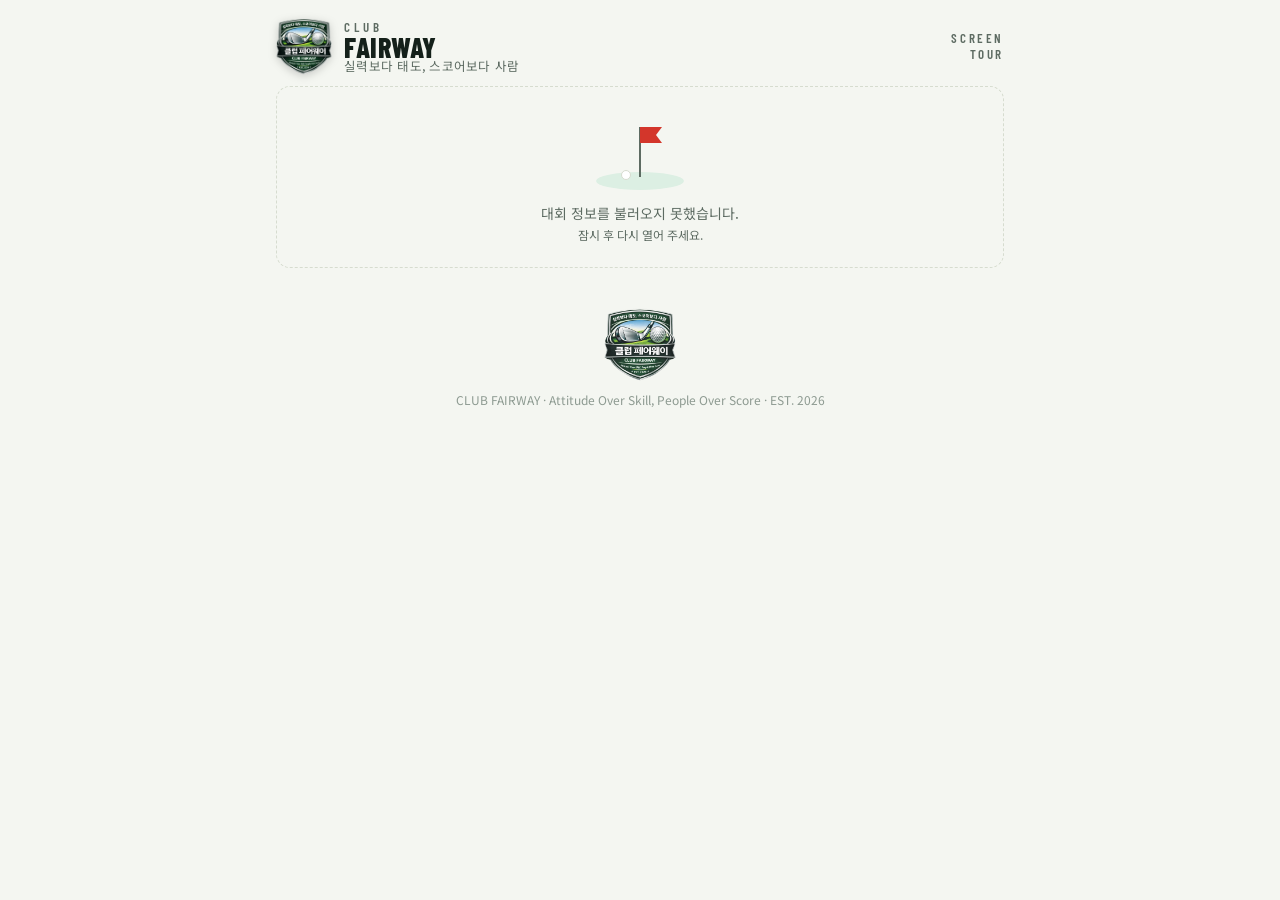
<file: index.html>
<!doctype html>
<html lang="ko">
<head>
<meta charset="utf-8">
<meta name="viewport" content="width=device-width, initial-scale=1, viewport-fit=cover">
<title>클럽 페어웨이 스크린 투어</title>
<meta name="description" content="클럽 페어웨이 스크린대회 요강, 참가 신청, 라이브 기록과 최종 순위">
<link rel="icon" href="img/logo.png">
<link rel="stylesheet" href="https://fonts.googleapis.com/css2?family=Barlow+Condensed:wght@500;600;700;800&family=Noto+Sans+KR:wght@400;500;700&display=swap">
<link rel="stylesheet" href="style.css">
<style>
  #app{padding-bottom:24px}
  .loading{padding:40px 10px;text-align:center;color:var(--muted)}
  .loading .spin{width:28px;height:28px;border:3px solid var(--line);border-top-color:var(--green);border-radius:50%;margin:0 auto 10px;animation:spin .9s linear infinite}
  @keyframes spin{to{transform:rotate(360deg)}}
  .updated{display:flex;justify-content:space-between;align-items:center;gap:8px;font-size:12px;color:var(--faint);margin-top:14px}
  .updated button{border:0;background:transparent;color:var(--green);cursor:pointer;display:inline-flex;align-items:center;gap:4px;font-size:12px}
  .past{margin-top:26px}
</style>
</head>
<body>
<div id="app">
  <header>
    <a class="logo" href="./">
      <img class="badge" src="img/logo.png" alt="클럽 페어웨이 엠블럼">
      <div class="logotype"><div class="top">CLUB</div><div class="big">FAIRWAY</div><div class="slogan">실력보다 태도, 스코어보다 사람</div></div>
    </a>
    <div class="tourtag">SCREEN<br>TOUR</div>
  </header>
  <main id="view"><div class="loading"><div class="spin"></div>대회 정보를 불러오는 중…</div></main>
</div>
<script src="config.js"></script>
<script src="app.js"></script>
<script>
(async function(){
  const C = window.CF; const view = document.getElementById('view');
  async function render(){
    let S;
    try{ S = await C.loadData(); }
    catch(err){ view.innerHTML = `<div class="empty illus">${C.EMPTY_SVG}대회 정보를 불러오지 못했습니다.<br><span class="sub">잠시 후 다시 열어 주세요.</span></div>` + C.footerHtml(); return; }
    const e = C.currentEvent(S);
    const parts = [C.heroHtml(S,e)];
    if(e && e.status !== '종료') parts.push(`<section><div class="sec-head"><h2>${C.ic('trophy')}<span class="pill live" style="margin-right:2px">LIVE</span> 등급별 현재 순위</h2><span class="meta">${C.roundsOf(S,e).length} 라운드 · ${C.liveRows(S,e).length}명</span></div>${C.liveSummaryHtml(S,e)}</section><section><div class="sec-head"><h2>${C.ic('star')}기록 부문</h2><span class="meta">운영진 수시 갱신</span></div>${C.recordsHtml(S,e)}</section>`);
    if(e){
      parts.push(`<section><div class="sec-head"><h2>${C.ic('users')}참가자</h2><span class="meta">${C.entriesOf(S,e).length}명 접수${C.entryOpen(e)?' · 접수 중':''}</span></div>${C.participantsHtml(S,e)}</section>`);
      if(e.status !== '종료'){
        parts.push(`<section><div class="sec-head"><h2>${C.ic('users')}참여 현황</h2><span class="meta">${C.roundsOf(S,e).length} 라운드 · ${C.roundStats(S,e).length}명</span></div>${C.participationHtml(S,e)}</section>`);
      }
      if(e.status === '종료' || C.scoresOf(S,e).length){
        parts.push(`<section><div class="sec-head"><h2>${C.ic('trophy')}등급별 최종 순위</h2><span class="meta">골프존 대회 통계 기준</span></div>${C.boardHtml(S,e)}</section>`);
        const pz = C.prizesHtml(S,e); if(pz) parts.push(`<section><div class="sec-head"><h2>${C.ic('star')}시상</h2></div>${pz}</section>`);
        if(e.status === '종료' && C.roundsOf(S,e).length) parts.push(`<section><div class="sec-head"><h2>${C.ic('users')}참여 현황</h2><span class="meta">${C.roundsOf(S,e).length} 라운드</span></div>${C.participationHtml(S,e)}</section>`);
      }
    }
    const past = S.events.filter(x => x.status==='종료' && (!e || x.id !== e.id)).sort((a,b)=>b.date.localeCompare(a.date));
    if(past.length){
      parts.push(`<section class="past"><div class="sec-head"><h2>${C.ic('flag')}지난 대회</h2><span class="meta">${C.CFG.season} 시즌</span></div><div class="list">${past.map(x => { const top = C.board(S,x).slice(0,3); return `<details class="item"><summary>${C.esc(x.title)} <span class="sub">${C.period(x)}</span></summary><div class="chips" style="margin-bottom:10px">${top.map(r => `<span class="tag ${r.rank===1?'gold':''}">${r.rank}위 ${C.esc(r.dname)} ${r.net}</span>`).join('')}</div>${C.boardHtml(S,x)}${C.prizesHtml(S,x)}</details>`; }).join('')}</div></section>`);
    }
    if(e && C.sponsorsHtml(S,e)) parts.push(`<section><div class="sec-head"><h2>${C.ic('gift')}협찬품</h2></div>${C.sponsorsHtml(S,e)}</section>`);
    parts.push(`<div class="updated"><span>${new Date().toLocaleString('ko-KR',{month:'numeric',day:'numeric',hour:'2-digit',minute:'2-digit'})} 기준${S.errors.length?` · 일부 탭을 읽지 못함(${S.errors.join(', ')})`:''}</span><button id="reload">${C.ic('refresh')}새로고침</button></div>`);
    parts.push(C.footerHtml());
    view.innerHTML = parts.join('');
    document.getElementById('reload').onclick = () => { view.innerHTML = '<div class="loading"><div class="spin"></div>불러오는 중…</div>'; render(); };
    if(location.hash === '#apply'){ const a = document.getElementById('apply'); if(a) a.scrollIntoView({block:'center'}); }
  }
  render();
})();
</script>
</body>
</html>
</file>
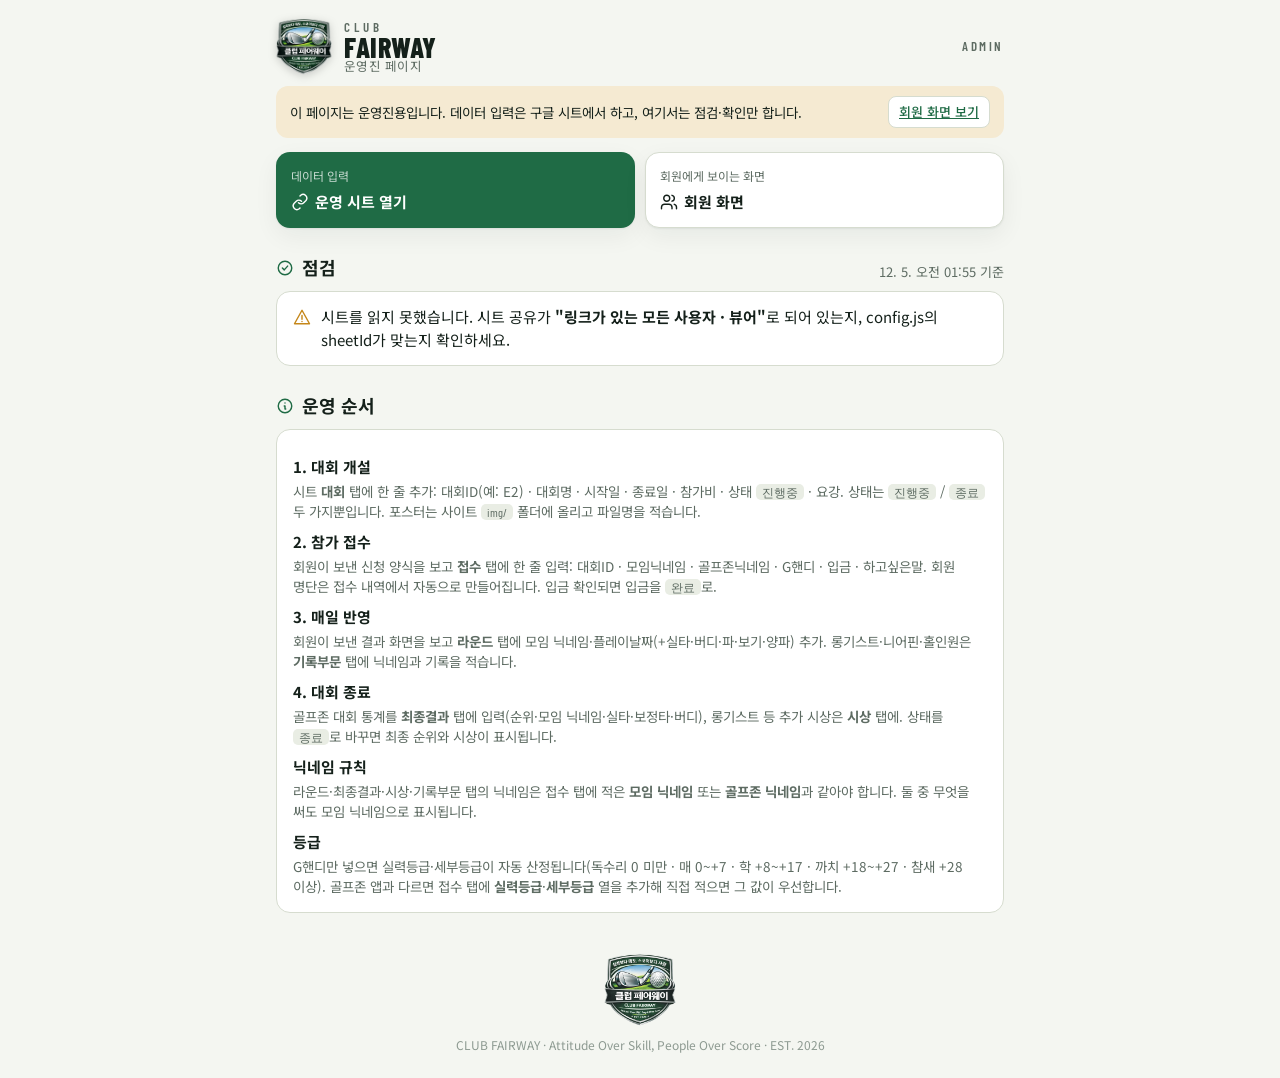
<file: admin.html>
<!doctype html>
<html lang="ko">
<head>
<meta charset="utf-8">
<meta name="viewport" content="width=device-width, initial-scale=1, viewport-fit=cover">
<title>클럽 페어웨이 운영진</title>
<meta name="robots" content="noindex">
<link rel="icon" href="img/logo.png">
<link rel="stylesheet" href="https://fonts.googleapis.com/css2?family=Barlow+Condensed:wght@500;600;700;800&family=Noto+Sans+KR:wght@400;500;700&display=swap">
<link rel="stylesheet" href="style.css">
<style>
  #app{padding-bottom:24px}
  .adminbar{background:var(--gold-soft);color:var(--text);border-radius:12px;padding:10px 14px;font-size:13.5px;display:flex;gap:10px;align-items:center;justify-content:space-between;flex-wrap:wrap}
  .quick{display:grid;grid-template-columns:repeat(auto-fit,minmax(150px,1fr));gap:10px;margin-top:14px}
  .quick a{display:flex;flex-direction:column;gap:6px;padding:14px;border-radius:14px;background:var(--surface);border:1px solid var(--line);text-decoration:none;color:inherit;box-shadow:var(--shadow)}
  .quick a .k{font-size:12px;color:var(--muted)}
  .quick a .v{font-weight:700;display:flex;align-items:center;gap:6px}
  .quick a.primary{background:var(--green);color:var(--green-ink);border-color:transparent}
  .quick a.primary .k{color:inherit;opacity:.75}
  .issue{display:flex;gap:10px;align-items:flex-start;padding:10px 0;border-bottom:1px solid var(--line)}
  .issue:last-child{border-bottom:0}
  .issue .ic{color:var(--warn);margin-top:2px}
  .issue.ok .ic{color:var(--ok)}
  .guide dt{font-weight:700;margin-top:10px}
  .guide dd{margin:2px 0 0;color:var(--muted);font-size:13.5px}
  .loading{padding:40px 10px;text-align:center;color:var(--muted)}
  .kbd{font-family:"Barlow Condensed",monospace;background:var(--surface2);padding:1px 6px;border-radius:5px;font-size:12px}
</style>
</head>
<body>
<div id="app">
  <header>
    <a class="logo" href="./">
      <img class="badge" src="img/logo.png" alt="클럽 페어웨이 엠블럼">
      <div class="logotype"><div class="top">CLUB</div><div class="big">FAIRWAY</div><div class="slogan">운영진 페이지</div></div>
    </a>
    <div class="tourtag">ADMIN</div>
  </header>
  <div class="adminbar"><span>이 페이지는 운영진용입니다. 데이터 입력은 구글 시트에서 하고, 여기서는 점검·확인만 합니다.</span><a class="btn small" href="./">회원 화면 보기</a></div>
  <main id="view"><div class="loading">불러오는 중…</div></main>
</div>
<script src="config.js"></script>
<script src="app.js"></script>
<script>
(async function(){
  const C = window.CF, CFG = C.CFG, view = document.getElementById('view');
  const sheetUrl = `https://docs.google.com/spreadsheets/d/${CFG.sheetId}/edit`;
  const tabLink = (name) => `<a href="${sheetUrl}" target="_blank" rel="noopener">${name} 탭</a>`;
  let S;
  try{ S = await C.loadData(); }catch(err){ S = null; }
  const parts = [];
  parts.push(`<div class="quick">
    <a class="primary" href="${sheetUrl}" target="_blank" rel="noopener"><span class="k">데이터 입력</span><span class="v">${C.ic('link')}운영 시트 열기</span></a>
    <a href="./" target="_blank" rel="noopener"><span class="k">회원에게 보이는 화면</span><span class="v">${C.ic('users')}회원 화면</span></a>
    ${CFG.roundFormUrl ? `<a href="${C.esc(CFG.roundFormUrl)}" target="_blank" rel="noopener"><span class="k">회원 제출용</span><span class="v">${C.ic('flag')}플레이 날짜 폼</span></a>` : ''}
  </div>`);

  // ---- checks ----
  const issues = [];
  if(!S){
    issues.push({lvl:'warn', text:`시트를 읽지 못했습니다. 시트 공유가 <b>"링크가 있는 모든 사용자 · 뷰어"</b>로 되어 있는지, config.js의 sheetId가 맞는지 확인하세요.`});
  } else {
    if(S.errors.length) issues.push({lvl:'warn', text:`읽지 못한 탭: ${S.errors.join(', ')} — 탭 이름이 바뀌었는지 확인하세요.`});
    const e = C.currentEvent(S);
    if(!S.events.length) issues.push({lvl:'warn', text:`등록된 대회가 없습니다. ${tabLink('대회')}에 대회를 추가하세요.`});
    const live = S.events.filter(x => x.status!=='종료'); if(live.length > 1) issues.push({lvl:'warn', text:`진행중인 대회가 ${live.length}개입니다. 회원 화면에는 시작일이 빠른 것만 보입니다.`});
    S.events.forEach(x => { if(!x.date) issues.push({lvl:'warn', text:`"${C.esc(x.title)}" 시작일이 비어 있거나 형식이 잘못됐습니다 (예: 2026-09-21).`}); });
    if(S.badIds.length) issues.push({lvl:'warn', text:`대회 탭에 없는 대회ID가 있습니다: ${S.badIds.map(C.esc).join(', ')} → 일단 현재 대회(${C.esc((e||{}).id||'')})로 표시하고 있습니다. 대회ID는 접수 순번이 아니라 <b>대회 탭의 대회ID</b>(예: E1)를 적는 칸입니다.`});
    const unknown = new Set(); [S.rounds, S.scores, S.leaders, S.prizes].forEach(l => l.forEach(x => { if(x.name && !S.member(x.name)) unknown.add(x.name); }));
    if(unknown.size) issues.push({lvl:'warn', text:`접수 탭에 없는 닉네임: ${[...unknown].map(C.esc).join(', ')} → 접수 탭의 모임 닉네임 또는 골프존 닉네임과 똑같이 적어 주세요. 다르면 다른 사람으로 집계됩니다.`});
    S.members.forEach(m => { if(m.hcp == null) issues.push({lvl:'info', text:`${C.esc(m.name)} — G핸디가 비어 있어 등급이 표시되지 않습니다.`}); });
    if(e){
      const unpaid = C.entriesOf(S,e).filter(n=>!n.paid);
      if(unpaid.length) issues.push({lvl:'info', text:`${C.esc(e.title)} 입금 대기 ${unpaid.length}명: ${unpaid.map(n=>C.esc(S.display(n.name))).join(', ')}`});
      if(e.status==='종료' && !C.scoresOf(S,e).length) issues.push({lvl:'warn', text:`"${C.esc(e.title)}"이(가) 종료 상태인데 최종결과가 없습니다. ${tabLink('최종결과')}에 골프존 대회 통계를 입력하세요.`});
      if(e.status!=='종료'){ const st = C.roundStats(S,e); const last = st.map(x=>x.last).sort().pop(); if(last){ const days = Math.floor((Date.now() - new Date(last+'T00:00:00')) / 86400000); if(days >= 3) issues.push({lvl:'info', text:`마지막 라운드 등록이 ${days}일 전입니다. 회원들이 보낸 결과 화면을 ${tabLink('라운드')}에 반영해 주세요.`}); } }
    }
  }
  parts.push(`<section><div class="sec-head"><h2>${C.ic('check')}점검</h2><span class="meta">${new Date().toLocaleString('ko-KR',{month:'numeric',day:'numeric',hour:'2-digit',minute:'2-digit'})} 기준</span></div><div class="card" style="padding:4px 16px">${issues.length ? issues.map(i => `<div class="issue ${i.lvl==='ok'?'ok':''}">${C.ic(i.lvl==='info'?'info':'warn')}<div>${i.text}</div></div>`).join('') : `<div class="issue ok">${C.ic('check')}<div>문제 없음. 회원 화면이 정상적으로 표시됩니다.</div></div>`}</div></section>`);

  if(S){
    const e = C.currentEvent(S);
    // ---- overview ----
    parts.push(`<section><div class="sec-head"><h2>${C.ic('calendar')}대회</h2><span class="meta">${S.events.length}개 · 회원 ${S.members.length}명</span></div><div class="list">${S.events.sort((a,b)=>b.date.localeCompare(a.date)).map(x => `<div class="item"><div class="top"><div><div class="title">${C.esc(x.title)}</div><div class="meta">${C.period(x)} · ID ${C.esc(x.id)}</div></div>${C.statusPill(x.status)}</div><div class="chips"><span class="tag">접수 ${C.entriesOf(S,x).length}명 · 입금 ${C.entriesOf(S,x).filter(n=>n.paid).length}명</span><span class="tag">라운드 ${C.roundsOf(S,x).length}</span><span class="tag">최종결과 ${C.scoresOf(S,x).length}명</span></div></div>`).join('') || '<div class="empty">대회가 없습니다.</div>'}</div></section>`);
    if(e){
      parts.push(`<section><div class="sec-head"><h2>${C.ic('users')}${C.esc(e.title)} 접수 현황</h2><span class="meta">${C.entriesOf(S,e).length}명</span></div>${C.entriesOf(S,e).length ? `<div class="card" style="padding:6px 16px">${C.entriesOf(S,e).map(n => `<div class="check"><span class="grow name">${C.esc(S.display(n.name))}${C.gradeChip(S.member(n.name))}${C.gzTag(S.member(n.name))}${n.memo?`<div class="sub">💬 ${C.esc(n.memo)}</div>`:''}</span>${n.paid ? '<span class="tag paid">입금 확인</span>' : '<span class="tag unpaid">입금 대기</span>'}</div>`).join('')}</div>` : '<div class="empty">접수가 없습니다.</div>'}</section>`);
      if(C.roundsOf(S,e).length) parts.push(`<section><div class="sec-head"><h2>${C.ic('flag')}참여 현황</h2><span class="meta">${C.roundsOf(S,e).length} 라운드</span></div>${C.participationHtml(S,e)}</section><section><div class="sec-head"><h2>${C.ic('star')}기록 부문 (회원 화면 미리보기)</h2></div>${C.leaderBoardHtml(S,e) || '<div class="empty">없음</div>'}</section>`);
    }
    // ---- members ----
    parts.push(`<section><div class="sec-head"><h2>${C.ic('list')}회원 명단 <span class="meta">(접수 내역 기준)</span></h2><span class="meta">${S.members.length}명</span></div>${S.members.length ? `<div class="card" style="padding:4px 8px"><div class="tbl-wrap"><table><thead><tr><th>모임 닉네임</th><th>골프존 닉네임</th><th class="r">G핸디</th><th>등급</th></tr></thead><tbody>${[...S.members].sort((a,b)=>a.name.localeCompare(b.name,'ko')).map(m => `<tr><td class="name">${C.esc(m.name)}</td><td class="sub">${C.esc(m.gzNick||'—')}</td><td class="num r">${C.ghcp(m.hcp)||'—'}</td><td>${C.gradeChip(m)||'<span class="sub">—</span>'}</td></tr>`).join('')}</tbody></table></div></div>` : '<div class="empty">아직 접수된 회원이 없습니다.</div>'}</section>`);
  }

  // ---- guide ----
  parts.push(`<section><div class="sec-head"><h2>${C.ic('info')}운영 순서</h2></div><div class="card guide"><dl style="margin:0">
    <dt>1. 대회 개설</dt><dd>시트 <b>대회</b> 탭에 한 줄 추가: 대회ID(예: E2) · 대회명 · 시작일 · 종료일 · 참가비 · 상태 <span class="kbd">진행중</span> · 요강. 상태는 <span class="kbd">진행중</span> / <span class="kbd">종료</span> 두 가지뿐입니다. 포스터는 사이트 <span class="kbd">img/</span> 폴더에 올리고 파일명을 적습니다.</dd>
    <dt>2. 참가 접수</dt><dd>회원이 보낸 신청 양식을 보고 <b>접수</b> 탭에 한 줄 입력: 대회ID · 모임닉네임 · 골프존닉네임 · G핸디 · 입금 · 하고싶은말. 회원 명단은 접수 내역에서 자동으로 만들어집니다. 입금 확인되면 입금을 <span class="kbd">완료</span>로.</dd>
        <dt>3. 매일 반영</dt><dd>회원이 보낸 결과 화면을 보고 <b>라운드</b> 탭에 모임 닉네임·플레이날짜(+실타·버디·파·보기·양파) 추가. 롱기스트·니어핀·홀인원은 <b>기록부문</b> 탭에 닉네임과 기록을 적습니다.</dd>
    <dt>4. 대회 종료</dt><dd>골프존 대회 통계를 <b>최종결과</b> 탭에 입력(순위·모임 닉네임·실타·보정타·버디), 롱기스트 등 추가 시상은 <b>시상</b> 탭에. 상태를 <span class="kbd">종료</span>로 바꾸면 최종 순위와 시상이 표시됩니다.</dd>
    <dt>닉네임 규칙</dt><dd>라운드·최종결과·시상·기록부문 탭의 닉네임은 접수 탭에 적은 <b>모임 닉네임</b> 또는 <b>골프존 닉네임</b>과 같아야 합니다. 둘 중 무엇을 써도 모임 닉네임으로 표시됩니다.</dd>
    <dt>등급</dt><dd>G핸디만 넣으면 실력등급·세부등급이 자동 산정됩니다(독수리 0 미만 · 매 0~+7 · 학 +8~+17 · 까치 +18~+27 · 참새 +28 이상). 골프존 앱과 다르면 접수 탭에 <b>실력등급</b>·<b>세부등급</b> 열을 추가해 직접 적으면 그 값이 우선합니다.</dd>
  </dl></div></section>`);
  parts.push(C.footerHtml());
  view.innerHTML = parts.join('');
})();
</script>
</body>
</html>
</file>
<file: style.css>
:root{
  --bg:#f4f6f1; --surface:#ffffff; --surface2:#e9ede4; --line:#d6dccf;
  --text:#14201a; --muted:#5d6b62; --faint:#8d9a91;
  --green:#1f6b45; --green-ink:#ffffff; --green-soft:#dcefe3;
  --gold:#b8862b; --gold-soft:#f5ead2;
  --live:#d3362b; --ok:#2a8a55; --warn:#c5871a;
  --shadow:0 1px 2px rgba(20,32,26,.06),0 8px 24px rgba(20,32,26,.06);
  --radius:14px;
}
@media (prefers-color-scheme: dark){
  :root:not([data-theme="light"]){
    --bg:#0d1612; --surface:#15211b; --surface2:#1d2c24; --line:#283a30;
    --text:#eef3ee; --muted:#a3b3a8; --faint:#6f8076;
    --green:#5fcf8c; --green-ink:#0b1a11; --green-soft:#1a3526;
    --gold:#e2b45a; --gold-soft:#3a2f16;
    --live:#ff6a5c; --ok:#5fcf8c; --warn:#e2b45a;
    --shadow:0 1px 2px rgba(0,0,0,.4),0 8px 24px rgba(0,0,0,.35);
  }
}
:root[data-theme="dark"]{
  --bg:#0d1612; --surface:#15211b; --surface2:#1d2c24; --line:#283a30;
  --text:#eef3ee; --muted:#a3b3a8; --faint:#6f8076;
  --green:#5fcf8c; --green-ink:#0b1a11; --green-soft:#1a3526;
  --gold:#e2b45a; --gold-soft:#3a2f16;
  --live:#ff6a5c; --ok:#5fcf8c; --warn:#e2b45a;
  --shadow:0 1px 2px rgba(0,0,0,.4),0 8px 24px rgba(0,0,0,.35);
}
*{box-sizing:border-box}
html,body{height:100%}
body{margin:0;background:var(--bg);color:var(--text);font-family:"Noto Sans KR",system-ui,-apple-system,"Apple SD Gothic Neo",sans-serif;font-size:15px;line-height:1.5;word-break:keep-all;overflow-wrap:anywhere;-webkit-font-smoothing:antialiased}
.num,.disp{font-family:"Barlow Condensed","Noto Sans KR",system-ui,sans-serif;font-variant-numeric:tabular-nums}
#app{max-width:760px;margin:0 auto;padding-inline:16px;padding-block:0 96px;min-height:100%}
a{color:var(--green)}
button{font:inherit;color:inherit}
input,select,textarea{font:inherit;color:var(--text);background:var(--surface);border:1px solid var(--line);border-radius:10px;padding:9px 11px;width:100%}
input:focus,select:focus,textarea:focus,button:focus-visible{outline:2px solid var(--green);outline-offset:1px}
textarea{min-height:110px;resize:vertical}
label{display:block;font-size:12.5px;color:var(--muted);margin-bottom:4px;letter-spacing:.02em}
.field{margin-bottom:12px}
.row{display:flex;gap:10px;flex-wrap:wrap}
.row>*{flex:1 1 140px}
.btn{display:inline-flex;align-items:center;justify-content:center;gap:6px;padding:9px 14px;border-radius:10px;border:1px solid var(--line);background:var(--surface);cursor:pointer;font-weight:500;white-space:nowrap}
.btn.primary{background:var(--green);color:var(--green-ink);border-color:transparent}
.btn.small{padding:5px 10px;font-size:13px;border-radius:8px}
.btn.danger{color:var(--live)}
.btn:disabled{opacity:.5;cursor:default}

/* header */
header{display:flex;align-items:center;justify-content:space-between;padding-block:18px 10px;gap:12px}
.logo{display:flex;align-items:center;gap:12px;text-decoration:none;color:inherit}
.badge{width:56px;height:58px;object-fit:contain;flex:none;filter:drop-shadow(0 2px 4px rgba(0,0,0,.18))}
.slogan{font-size:12.5px;color:var(--muted);letter-spacing:.02em}
.badge-big{width:150px;max-width:40%;height:auto;display:block;margin:0 auto 12px;filter:drop-shadow(0 6px 14px rgba(0,0,0,.2))}
footer{margin-top:40px;text-align:center;color:var(--faint);font-size:12px}
footer img{width:72px;opacity:.9;display:block;margin:0 auto 8px}
.logotype{line-height:.9}
.logotype .top{font-family:"Barlow Condensed",sans-serif;font-weight:600;font-size:13px;letter-spacing:.32em;color:var(--muted)}
.logotype .big{font-family:"Barlow Condensed",sans-serif;font-weight:800;font-size:28px;letter-spacing:.02em;margin-top:1px}
.tourtag{font-family:"Barlow Condensed",sans-serif;font-weight:600;font-size:13px;letter-spacing:.2em;color:var(--muted);text-align:right;line-height:1.2}
.pill{display:inline-flex;align-items:center;gap:6px;white-space:nowrap;flex:none;font-family:"Barlow Condensed",sans-serif;font-weight:700;letter-spacing:.14em;font-size:12px;padding:3px 9px;border-radius:999px;border:1px solid var(--line);color:var(--muted)}
.pill.live{color:var(--live);border-color:var(--live)}
.pill.live::before{content:"";width:7px;height:7px;border-radius:50%;background:var(--live);animation:blink 1.4s infinite}
.pill.open{color:var(--ok);border-color:var(--ok)}
.pill.done{color:var(--faint)}
@keyframes blink{50%{opacity:.25}}
@media (prefers-reduced-motion:reduce){.pill.live::before{animation:none}}

/* sections */
.eyebrow{font-family:"Barlow Condensed",sans-serif;font-weight:600;font-size:12px;letter-spacing:.24em;color:var(--faint);text-transform:uppercase}
h1{font-size:26px;line-height:1.2;margin:4px 0 6px;font-weight:700;text-wrap:balance}
h2{font-size:18px;margin:0 0 10px;font-weight:700}
h3{font-size:15px;margin:0 0 8px;font-weight:700}
section{margin-top:26px}
.sec-head{display:flex;align-items:baseline;justify-content:space-between;gap:10px;margin-bottom:10px}
.sec-head h2{margin:0}
.meta{color:var(--muted);font-size:13px}
.card{background:var(--surface);border:1px solid var(--line);border-radius:var(--radius);padding:16px}
.hero{background:var(--surface);border:1px solid var(--line);border-radius:18px;padding:20px;box-shadow:var(--shadow);position:relative;overflow:hidden}
.hero::after{content:"";position:absolute;right:-40px;top:-40px;width:180px;height:180px;border-radius:50%;background:radial-gradient(circle,var(--green-soft),transparent 70%);pointer-events:none}
.hero>*{position:relative}
.stats{display:grid;grid-template-columns:repeat(3,1fr);gap:10px;margin-top:16px}
.stat{background:var(--surface2);border-radius:12px;padding:10px 12px}
.stat .v{font-family:"Barlow Condensed",sans-serif;font-weight:700;font-size:30px;line-height:1;font-variant-numeric:tabular-nums}
.stat .l{font-size:12px;color:var(--muted);margin-top:4px}
.empty{color:var(--muted);text-align:center;padding:26px 10px;border:1px dashed var(--line);border-radius:var(--radius);font-size:14px}
.notice{background:var(--gold-soft);color:var(--text);border-radius:12px;padding:10px 14px;font-size:13.5px;display:flex;gap:10px;align-items:center;justify-content:space-between;flex-wrap:wrap;margin-top:12px}
.brief{white-space:pre-wrap;font-size:14px;color:var(--text)}

/* tables */
.tbl-wrap{overflow-x:auto;-webkit-overflow-scrolling:touch}
table{width:100%;border-collapse:collapse;font-size:14px}
th{font-size:12px;color:var(--faint);font-weight:500;text-align:left;padding:6px 8px;border-bottom:1px solid var(--line);letter-spacing:.04em;white-space:nowrap}
td{padding:9px 8px;border-bottom:1px solid var(--line);vertical-align:middle;white-space:nowrap}
tr:last-child td{border-bottom:0}
td.r,th.r{text-align:right}
td.num{font-family:"Barlow Condensed",sans-serif;font-size:18px;font-weight:600;font-variant-numeric:tabular-nums}
.rank{font-family:"Barlow Condensed",sans-serif;font-weight:800;font-size:20px;width:34px;color:var(--faint)}
.rank.r1{color:var(--gold)} .rank.r2{color:var(--text)} .rank.r3{color:var(--green)}
.name{font-weight:500}
.sub{color:var(--muted);font-size:12px}
.tag{display:inline-block;font-size:11.5px;padding:2px 7px;border-radius:6px;background:var(--surface2);color:var(--muted);margin-left:6px;vertical-align:middle}
.tag.paid{background:var(--green-soft);color:var(--green)}
.tag.unpaid{background:var(--gold-soft);color:var(--gold)}
.tag.gold{background:var(--gold-soft);color:var(--gold)}
.gchip{display:inline-flex;align-items:center;gap:4px;font-size:11px;font-weight:700;color:#fff;padding:2px 7px;border-radius:6px;margin-left:6px;vertical-align:middle;line-height:1.4}
.sub .gchip,.field .gchip{margin-left:0}
.gchip .tier{font-weight:500;opacity:.95}
.gchip .tier::before{content:"●";font-size:8px;margin-right:2px}
.gchip .t-0::before{color:#ffd54a}.gchip .t-1::before{color:#d9dde3}.gchip .t-2::before{color:#e08a3c}

/* segmented */
.seg{display:flex;gap:4px;background:var(--surface2);border-radius:10px;padding:3px;margin-bottom:12px}
.seg button{flex:1;border:0;background:transparent;padding:7px 8px;border-radius:8px;cursor:pointer;font-size:13.5px;color:var(--muted)}
.seg button[aria-pressed="true"]{background:var(--surface);color:var(--text);font-weight:700;box-shadow:var(--shadow)}

/* lists */
.list{display:flex;flex-direction:column;gap:10px}
.item{background:var(--surface);border:1px solid var(--line);border-radius:var(--radius);padding:14px 16px}
.item .top{display:flex;justify-content:space-between;gap:10px;align-items:flex-start}
.item .top>*:first-child{min-width:0}
.item .title{font-weight:700;font-size:16px}
.item.clickable{cursor:pointer}
.chips{display:flex;gap:6px;flex-wrap:wrap;margin-top:6px}
.hl{display:grid;grid-template-columns:1fr 1fr;gap:10px;margin-top:12px}
.hl .card{padding:12px 14px}
.hl .k{font-size:12px;color:var(--muted)}
.hl .v{font-weight:700;font-size:17px;margin-top:2px}
.hl .v small{display:block;font-family:"Barlow Condensed",sans-serif;font-weight:600;font-size:13px;color:var(--faint);letter-spacing:.08em;margin-top:1px}
.prize{display:flex;align-items:center;gap:12px;padding:10px 0;border-bottom:1px solid var(--line)}
.prize:last-child{border-bottom:0}
.prize .medal{width:34px;height:34px;border-radius:50%;display:grid;place-items:center;background:var(--surface2);font-family:"Barlow Condensed",sans-serif;font-weight:800;font-size:15px;color:var(--muted);flex:none}
.prize .medal.g{background:var(--gold-soft);color:var(--gold)}
.prize .t{font-size:12.5px;color:var(--muted)}
.prize .w{font-weight:700}
.prize .i{margin-left:auto;text-align:right;font-size:13px;color:var(--muted);white-space:normal}

/* bottom nav */
nav#tabs{position:fixed;left:0;right:0;bottom:0;background:var(--surface);border-top:1px solid var(--line);padding-bottom:env(safe-area-inset-bottom,0px);z-index:10}
nav#tabs .inner{max-width:760px;margin:0 auto;display:flex}
nav#tabs button{flex:1;border:0;background:transparent;padding:10px 4px 9px;cursor:pointer;color:var(--faint);font-size:11.5px;display:flex;flex-direction:column;align-items:center;gap:3px}
nav#tabs button svg{width:22px;height:22px;stroke:currentColor;fill:none;stroke-width:1.8;stroke-linecap:round;stroke-linejoin:round}
nav#tabs button[aria-current="page"]{color:var(--green);font-weight:700}
nav#tabs button.admin{color:var(--gold)}
nav#tabs button.admin[aria-current="page"]{color:var(--gold)}

/* admin */
.admin-nav{display:flex;gap:6px;overflow-x:auto;padding-bottom:6px;margin-bottom:8px}
.admin-nav button{border:1px solid var(--line);background:var(--surface);border-radius:999px;padding:6px 12px;font-size:13px;cursor:pointer;white-space:nowrap;color:var(--muted)}
.admin-nav button[aria-pressed="true"]{background:var(--green);color:var(--green-ink);border-color:transparent;font-weight:700}
.inline{display:flex;gap:8px;align-items:center}
.inline input,.inline select{width:auto}
input.w60{width:64px;text-align:right}
input.w80{width:84px}
.check{display:flex;align-items:center;gap:8px;padding:8px 0;border-bottom:1px solid var(--line)}
.check:last-child{border-bottom:0}
.check input[type=checkbox]{width:18px;height:18px;margin:0}
.check .grow{flex:1}
.toast{position:fixed;left:50%;bottom:calc(72px + env(safe-area-inset-bottom,0px));transform:translateX(-50%);background:var(--text);color:var(--bg);padding:9px 16px;border-radius:999px;font-size:13.5px;box-shadow:var(--shadow);z-index:20;opacity:0;transition:opacity .2s;pointer-events:none}
.toast.show{opacity:1}
.readonly{font-size:13px;color:var(--muted);background:var(--surface2);padding:10px 14px;border-radius:10px;margin-bottom:12px}
details summary{cursor:pointer;font-weight:700;padding:6px 0}
.ic{width:18px;height:18px;stroke:currentColor;fill:none;stroke-width:1.9;stroke-linecap:round;stroke-linejoin:round;vertical-align:-3px;flex:none}
.sec-head h2{display:flex;align-items:center;gap:8px}
.sec-head h2 .ic{color:var(--green)}
.hero.green{background:linear-gradient(160deg,#1b5e3a 0%,#123f27 60%,#0d2e1c 100%);color:#fff;border-color:transparent}
.hero.green::after{display:none}
.hero.green .eyebrow{color:rgba(255,255,255,.6)}
.hero.green .meta{color:rgba(255,255,255,.75)}
.hero.green h1{color:#fff}
.hero.green .contour{position:absolute;inset:0;width:100%;height:100%;opacity:.14;pointer-events:none}
.hero.green .pill{border-color:rgba(255,255,255,.35);color:#fff}
.hero.green .pill.live{color:#ffb3aa;border-color:#ff7a6c}.hero.green .pill.live::before{background:#ff7a6c}
.hero.green .pill.open{color:#a8f0c4;border-color:#6fdc98}
.hero.green .stat{background:rgba(255,255,255,.1)}
.hero.green .stat .l{color:rgba(255,255,255,.7)}
.hero.green .stat .ic{color:#9fe3b8;width:16px;height:16px;margin-bottom:6px}
.hero.green .notice{background:rgba(255,255,255,.92);color:#14201a}
.hero.green .notice .btn{background:#1b5e3a;color:#fff;border-color:transparent}
.hero.green .poster-full{border-color:rgba(255,255,255,.2)}
.stat{display:flex;flex-direction:column}
.hl .card{display:flex;gap:12px;align-items:center}
.hl .icon{width:40px;height:40px;border-radius:12px;display:grid;place-items:center;flex:none;background:var(--green-soft);color:var(--green)}
.hl .icon.gold{background:var(--gold-soft);color:var(--gold)}
.hl .icon .ic{width:20px;height:20px}
.item.ev{display:flex;gap:14px;padding:12px 14px}
.item.ev .date{flex:none;width:56px;border-radius:12px;background:var(--surface2);text-align:center;padding:6px 0 7px;align-self:flex-start}
.item.ev .date .m{font-family:"Barlow Condensed",sans-serif;font-size:11px;letter-spacing:.15em;color:var(--faint);font-weight:600}
.item.ev .date .d{font-family:"Barlow Condensed",sans-serif;font-size:28px;font-weight:800;line-height:1;margin-top:1px}
.item.ev .date .w{font-size:11px;color:var(--muted)}
.item.ev.st-진행중 .date{background:var(--live);color:#fff}.item.ev.st-진행중 .date .m,.item.ev.st-진행중 .date .w{color:rgba(255,255,255,.8)}
.item.ev.st-모집중 .date{background:var(--green);color:var(--green-ink)}.item.ev.st-모집중 .date .m,.item.ev.st-모집중 .date .w{color:inherit;opacity:.75}
.item.ev .body{flex:1;min-width:0}
.item.ev .thumb{flex:none;width:56px;height:56px;border-radius:10px;object-fit:cover;border:1px solid var(--line)}
tr.p1 td{background:linear-gradient(90deg,var(--gold-soft),transparent 60%)}
.rank .medal-svg{width:26px;height:26px;vertical-align:-7px}
.prize .medal svg{width:30px;height:30px}
.prize .medal .ic{width:18px;height:18px}
.empty.illus{padding:28px 10px 22px}
.empty.illus svg{width:120px;height:80px;display:block;margin:0 auto 8px}
.seg button{display:flex;align-items:center;justify-content:center;gap:5px}
.seg .ic{width:15px;height:15px}
.poster-full{display:block;width:100%;max-width:100%;height:auto;border-radius:12px;border:1px solid var(--line);margin-bottom:10px}
.poster-wrap{display:flex;align-items:flex-end;gap:10px;margin-bottom:8px}
.poster{width:120px;height:auto;border-radius:8px;border:1px solid var(--line)}
input[type=file]{padding:7px}

/* intro block: 요강 + 신청 양식 inside the green hero */
.hero.intro .hero-sec{margin-top:16px;padding-top:14px;border-top:1px solid rgba(255,255,255,.18)}
.hero.intro .hero-sec .eyebrow{display:flex;align-items:center;gap:6px;color:rgba(255,255,255,.7);margin-bottom:8px}
.hero.intro .hero-sec .eyebrow .ic{width:15px;height:15px;color:#9fe3b8}
.hero.intro .brief{color:#fff;white-space:pre-wrap;font-size:14px}
.hero.intro .brief.sub,.hero.intro .sub{color:rgba(255,255,255,.7)}
.hero.intro .sub a{color:#a8f0c4}
.hero.intro .apply{background:rgba(255,255,255,.08);border:1px solid rgba(255,255,255,.18);border-radius:14px;padding:14px 16px;margin-top:16px}
.hero.intro .apply pre.brief{margin:0;font-family:inherit;background:rgba(0,0,0,.25);padding:10px 12px;border-radius:10px;color:#fff}
.hero.intro .apply .btn{background:#fff;color:#123f27;border-color:transparent}

/* long lists scroll inside a fixed height */
.scroll{max-height:400px;overflow-y:auto;-webkit-overflow-scrolling:touch;overscroll-behavior:contain}
.scroll thead th{position:sticky;top:0;background:var(--surface);z-index:1}
.card.scroll{position:relative}

/* grade-group boards */
.gboard{margin-top:12px}
.gboard:first-child{margin-top:0}
.gboard-head{display:flex;justify-content:space-between;align-items:baseline;margin-bottom:6px}
.gboard-head .gname{font-family:"Barlow Condensed","Noto Sans KR",sans-serif;font-weight:700;font-size:15px;letter-spacing:.04em;color:var(--green)}

/* golfzon nickname tag */
.gz{display:block;font-size:11.5px;color:var(--faint);font-weight:400;margin-top:1px}
td .sub .gz{display:inline;margin-right:6px}
</file>
